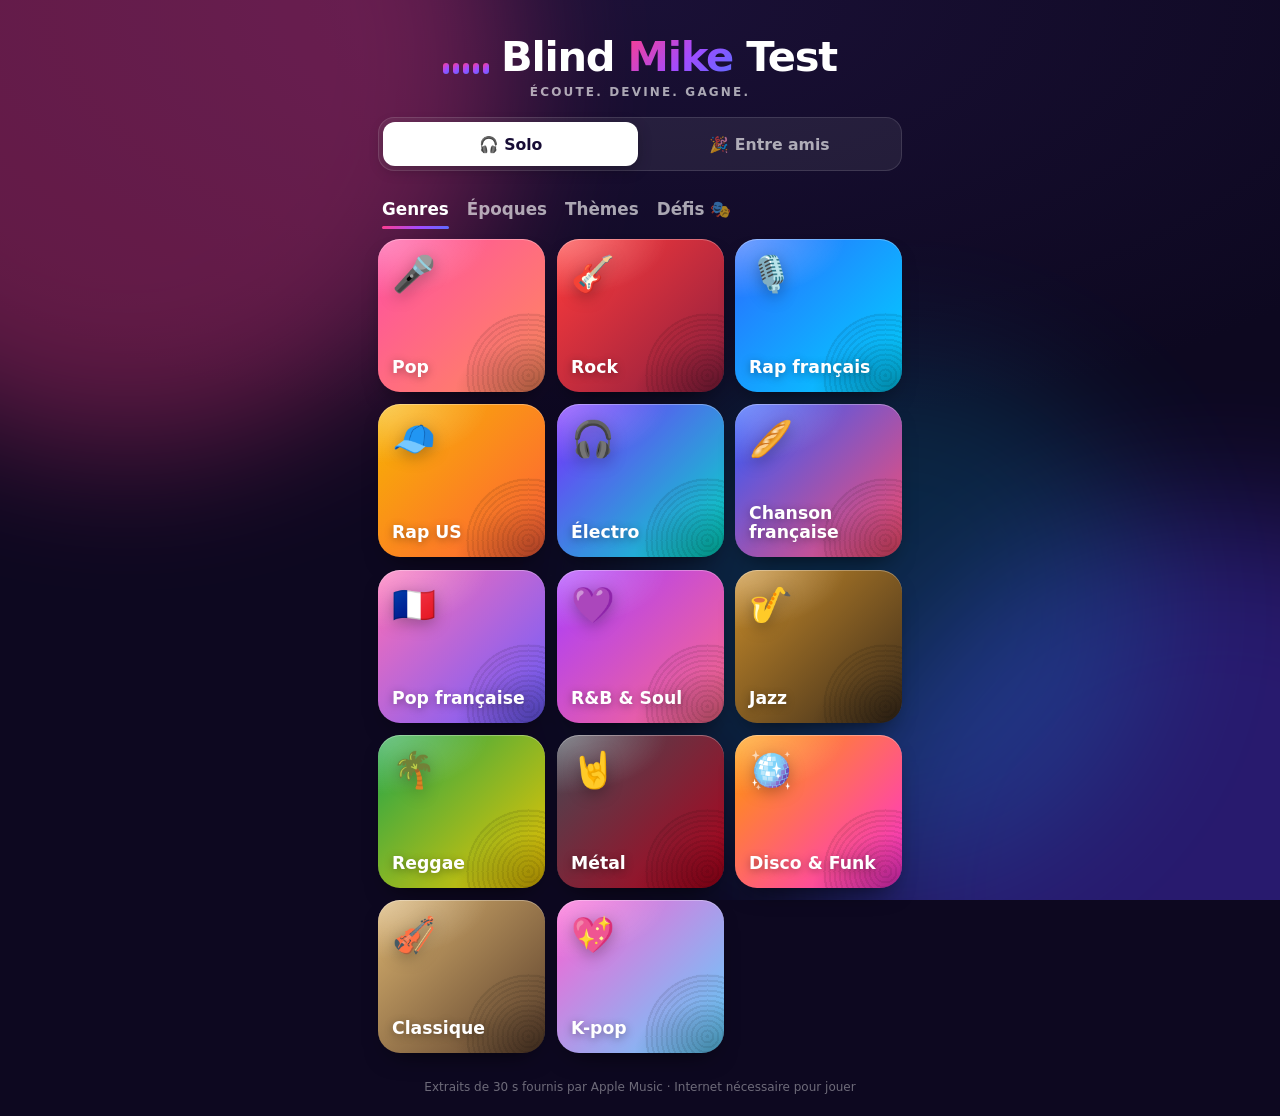
<file: index.html>
<!doctype html>
<html lang="fr">
<head>
  <meta charset="utf-8">
  <meta name="viewport" content="width=device-width, initial-scale=1, viewport-fit=cover">
  <title>Blind Mike Test</title>
  <meta name="description" content="Le blind test musical par genres, époques et thèmes.">
  <meta name="theme-color" content="#0d0820">
  <meta name="color-scheme" content="dark">
  <meta name="apple-mobile-web-app-capable" content="yes">
  <meta name="mobile-web-app-capable" content="yes">
  <meta name="apple-mobile-web-app-status-bar-style" content="black-translucent">
  <meta name="apple-mobile-web-app-title" content="Blind Mike Test">
  <meta name="format-detection" content="telephone=no">
  <link rel="manifest" href="manifest.webmanifest">
  <link rel="icon" href="icons/icon-192.png" type="image/png">
  <link rel="apple-touch-icon" href="icons/apple-touch-icon.png">
  <link rel="stylesheet" href="css/style.css">
</head>
<body>
  <div class="bg" aria-hidden="true"><span class="blob b1"></span><span class="blob b2"></span><span class="blob b3"></span></div>
  <main id="app" aria-live="polite"></main>
  <div id="sheet-root"></div>
  <div id="toast" role="status"></div>
  <noscript>Activez JavaScript pour jouer.</noscript>
  <script type="module" src="js/app.js"></script>
</body>
</html>
</file>
<file: css/style.css>
/* ═════════════ Blind Mike Test : thème sombre « soirée » ═════════════ */
:root {
  --bg: #0d0820;
  --bg2: #1a1036;
  --surface: rgba(255, 255, 255, 0.07);
  --surface-2: rgba(255, 255, 255, 0.12);
  --border: rgba(255, 255, 255, 0.12);
  --text: #ffffff;
  --muted: rgba(255, 255, 255, 0.64);
  --accent: #ff3d8b;
  --accent-2: #7b5cff;
  --accent-grad: linear-gradient(135deg, #ff3d8b 0%, #a24bff 55%, #5b6cff 100%);
  --ok: #2ee59d;
  --ko: #ff4f6d;
  --warn: #ffc24b;
  --p0: #ff4f8b; --p1: #4fc3ff; --p2: #ffd23f; --p3: #7cff6b; --p4: #b388ff; --p5: #ff9f43;
  --radius: 22px;
  --safe-t: env(safe-area-inset-top, 0px);
  --safe-b: env(safe-area-inset-bottom, 0px);
  color-scheme: dark;
}

* { box-sizing: border-box; -webkit-tap-highlight-color: transparent; }
html, body { margin: 0; min-height: 100%; }
body {
  background: var(--bg);
  color: var(--text);
  font-family: -apple-system, BlinkMacSystemFont, "SF Pro Rounded", "SF Pro Display", "Segoe UI", Roboto, system-ui, sans-serif;
  -webkit-font-smoothing: antialiased;
  overscroll-behavior-y: none;
  -webkit-user-select: none; user-select: none;
}
button, input { font: inherit; color: inherit; }
button { cursor: pointer; border: 0; background: none; touch-action: manipulation; }
input { -webkit-user-select: text; user-select: text; }
h1, h2, h3, p { margin: 0; }
[hidden] { display: none !important; }

/* Fond animé */
.bg { position: fixed; inset: 0; overflow: hidden; z-index: -1; background: radial-gradient(120% 80% at 50% 0%, var(--bg2) 0%, var(--bg) 60%); }
.blob { position: absolute; width: 60vmax; height: 60vmax; border-radius: 50%; filter: blur(70px); opacity: 0.35; animation: drift 22s ease-in-out infinite alternate; }
.b1 { background: #ff3d8b; top: -25vmax; left: -20vmax; }
.b2 { background: #5b3cff; bottom: -30vmax; right: -25vmax; animation-delay: -7s; }
.b3 { background: #00c6ff; top: 40%; left: 50%; width: 40vmax; height: 40vmax; opacity: 0.16; animation-delay: -14s; }
@keyframes drift { to { transform: translate(8vmax, 6vmax) scale(1.15); } }

.screen {
  max-width: 560px; margin: 0 auto; min-height: 100vh; min-height: 100dvh;
  padding: calc(var(--safe-t) + 14px) 18px calc(var(--safe-b) + 22px);
  display: flex; flex-direction: column;
  animation: enter 0.35s ease both;
}
.screen.center { justify-content: center; }
@keyframes enter { from { opacity: 0; transform: translateY(10px); } }

.muted { color: var(--muted); }
.small { font-size: 0.88rem; }
.center { text-align: center; }
.huge { font-size: 4.2rem; line-height: 1; }

/* ───────── Boutons ───────── */
.cta {
  display: flex; align-items: center; justify-content: center; gap: 6px;
  width: 100%; min-height: 56px; padding: 0 22px; border-radius: 18px;
  background: var(--accent-grad); color: #fff; font-weight: 700; font-size: 1.08rem; letter-spacing: 0.01em;
  box-shadow: 0 10px 30px -8px rgba(255, 61, 139, 0.6), inset 0 1px 0 rgba(255, 255, 255, 0.25);
  transition: transform 0.12s ease, filter 0.2s;
}
.cta:active { transform: scale(0.97); filter: brightness(1.1); }
.cta.small { width: auto; min-height: 52px; padding: 0 20px; }
.cta.danger { background: linear-gradient(135deg, #ff4f6d, #c2185b); box-shadow: 0 10px 30px -10px rgba(255, 79, 109, 0.7); }
.ghost {
  width: 100%; min-height: 50px; border-radius: 16px; color: var(--muted); font-weight: 600;
  background: var(--surface); border: 1px solid var(--border); margin-top: 10px;
}
.ghost:active { background: var(--surface-2); }
.icon-btn {
  width: 40px; height: 40px; flex: 0 0 40px; border-radius: 50%; display: grid; place-items: center;
  background: var(--surface); border: 1px solid var(--border); color: var(--muted); font-size: 0.95rem;
}
.icon-btn:active { transform: scale(0.92); }

/* ───────── Égaliseur ───────── */
.eq { display: inline-flex; align-items: flex-end; gap: 4px; height: 34px; }
.eq i { width: 6px; border-radius: 3px; background: var(--accent-grad); animation: bounce 0.9s ease-in-out infinite; height: 30%; }
.eq i:nth-child(2n) { animation-duration: 0.7s; animation-delay: -0.2s; }
.eq i:nth-child(3n) { animation-duration: 1.1s; animation-delay: -0.5s; }
.eq i:nth-child(5n) { animation-duration: 0.8s; animation-delay: -0.35s; }
@keyframes bounce { 0%, 100% { height: 18%; } 50% { height: 100%; } }
.eq.wide { height: 28px; gap: 5px; margin: 18px auto 6px; }
.eq.wide i { width: 5px; background: rgba(255, 255, 255, 0.85); }
.eq.calm i { animation-duration: 2.4s; opacity: 0.5; }

/* ═════════════ Accueil ═════════════ */
.hero { text-align: center; padding: 18px 0 18px; }
.logo { display: inline-flex; align-items: center; gap: 12px; }
.logo h1 { font-size: clamp(1.8rem, 8.6vw, 2.6rem); white-space: nowrap; font-weight: 900; letter-spacing: -0.03em; }
.logo h1 span {
  background: var(--accent-grad); -webkit-background-clip: text; background-clip: text; color: transparent;
}
.tagline { color: var(--muted); margin-top: 4px; letter-spacing: 0.18em; text-transform: uppercase; font-size: 0.75rem; font-weight: 600; }

.hint {
  display: flex; gap: 10px; align-items: center; margin-bottom: 14px; padding: 12px 14px; border-radius: 16px;
  background: rgba(79, 195, 255, 0.12); border: 1px solid rgba(79, 195, 255, 0.35); font-size: 0.9rem; line-height: 1.35;
}
.hint-x { color: var(--muted); padding: 4px 6px; }
.share-ico { display: inline-block; padding: 0 3px; border: 1px solid currentColor; border-radius: 4px; font-size: 0.75rem; }

.seg {
  display: flex; padding: 4px; border-radius: 16px; background: var(--surface); border: 1px solid var(--border); gap: 4px;
}
.seg button {
  flex: 1; min-height: 44px; border-radius: 12px; color: var(--muted); font-weight: 650; font-size: 0.98rem;
  transition: background 0.2s, color 0.2s;
}
.seg button.on { background: #fff; color: #170c35; box-shadow: 0 4px 14px rgba(0, 0, 0, 0.25); }
.seg.small button { min-height: 40px; font-size: 0.92rem; }
.seg.small button.on { background: var(--accent-grad); color: #fff; }

.tabs { display: flex; gap: 18px; margin: 22px 4px 14px; flex-wrap: wrap; }
.tabs button { padding: 6px 0; color: var(--muted); font-weight: 700; font-size: 1.05rem; position: relative; }
.tabs button.on { color: #fff; }
.tabs button.on::after {
  content: ""; position: absolute; left: 0; right: 0; bottom: -4px; height: 3px; border-radius: 3px; background: var(--accent-grad);
}

.grid { display: grid; grid-template-columns: repeat(2, 1fr); gap: 12px; }
@media (min-width: 480px) { .grid { grid-template-columns: repeat(3, 1fr); } }
.tile {
  position: relative; aspect-ratio: 1 / 0.92; border-radius: var(--radius); padding: 14px; text-align: left;
  background: var(--g); overflow: hidden; isolation: isolate;
  display: flex; flex-direction: column; justify-content: space-between;
  box-shadow: 0 12px 26px -14px rgba(0, 0, 0, 0.8), inset 0 1px 0 rgba(255, 255, 255, 0.3);
  transition: transform 0.15s ease;
  animation: pop 0.4s ease both;
}
.grid .tile:nth-child(2) { animation-delay: 0.03s; } .grid .tile:nth-child(3) { animation-delay: 0.06s; }
.grid .tile:nth-child(4) { animation-delay: 0.09s; } .grid .tile:nth-child(5) { animation-delay: 0.12s; }
.grid .tile:nth-child(6) { animation-delay: 0.15s; } .grid .tile:nth-child(n+7) { animation-delay: 0.18s; }
@keyframes pop { from { opacity: 0; transform: scale(0.92); } }
.tile::before { /* reflet */
  content: ""; position: absolute; inset: 0; z-index: -1;
  background: radial-gradient(120% 70% at 0% 0%, rgba(255, 255, 255, 0.35), transparent 55%),
              radial-gradient(90% 60% at 100% 100%, rgba(0, 0, 0, 0.35), transparent 60%);
}
.tile::after { /* disque décoratif */
  content: ""; position: absolute; right: -28%; bottom: -30%; width: 75%; aspect-ratio: 1; border-radius: 50%; z-index: -1;
  background: repeating-radial-gradient(circle, rgba(0, 0, 0, 0.18) 0 2px, rgba(0, 0, 0, 0.05) 2px 5px);
  opacity: 0.55;
}
.tile:active { transform: scale(0.95); }
.tile-emoji { font-size: 2.2rem; filter: drop-shadow(0 4px 8px rgba(0, 0, 0, 0.3)); }
.tile-name { font-weight: 800; font-size: 1.08rem; line-height: 1.15; text-shadow: 0 2px 8px rgba(0, 0, 0, 0.35); }
.tile-rec {
  position: absolute; top: 12px; right: 12px; font-size: 0.75rem; font-weight: 700; padding: 4px 8px; border-radius: 99px;
  background: rgba(0, 0, 0, 0.3); backdrop-filter: blur(6px); -webkit-backdrop-filter: blur(6px);
}
.foot { margin-top: auto; padding-top: 26px; text-align: center; font-size: 0.75rem; color: rgba(255, 255, 255, 0.4); }

/* ═════════════ Feuille de réglages ═════════════ */
#sheet-root .backdrop {
  position: fixed; inset: 0; background: rgba(5, 2, 15, 0.6); opacity: 0; transition: opacity 0.25s; z-index: 20;
  backdrop-filter: blur(4px); -webkit-backdrop-filter: blur(4px);
}
#sheet-root .sheet {
  position: fixed; left: 0; right: 0; bottom: 0; z-index: 21; margin: 0 auto; max-width: 560px;
  max-height: 92vh; max-height: 92dvh; overflow-y: auto; -webkit-overflow-scrolling: touch;
  background: linear-gradient(180deg, #1f1442, #140c2c); border: 1px solid var(--border); border-bottom: 0;
  border-radius: 28px 28px 0 0; padding: 10px 18px calc(var(--safe-b) + 18px);
  transform: translateY(105%); transition: transform 0.32s cubic-bezier(0.2, 0.9, 0.25, 1);
  box-shadow: 0 -20px 60px rgba(0, 0, 0, 0.5);
}
#sheet-root.open .backdrop { opacity: 1; }
#sheet-root.open .sheet { transform: none; }
.sheet.small { text-align: center; padding-top: 26px; }
.sheet.small h2 { margin-bottom: 6px; }
.sheet.small .cta { margin-top: 20px; }
.grabber { width: 40px; height: 5px; border-radius: 3px; background: rgba(255, 255, 255, 0.25); margin: 0 auto 12px; }
.sheet-head {
  display: flex; align-items: center; gap: 14px; padding: 14px; border-radius: 20px; background: var(--g); margin-bottom: 6px;
  box-shadow: inset 0 1px 0 rgba(255, 255, 255, 0.3);
}
.sheet-head div { flex: 1; }
.sheet-head h2 { font-size: 1.35rem; font-weight: 800; text-shadow: 0 2px 8px rgba(0, 0, 0, 0.3); }
.sheet-head p { font-size: 0.85rem; opacity: 0.85; }
.sheet-head .icon-btn { background: rgba(0, 0, 0, 0.25); color: #fff; border-color: rgba(255, 255, 255, 0.2); }
.sheet-body { padding: 4px 0 16px; }
.field { margin-top: 16px; }
.field > label { display: block; font-size: 0.8rem; font-weight: 700; color: var(--muted); text-transform: uppercase; letter-spacing: 0.08em; margin: 0 0 8px 4px; }
.help { color: var(--muted); font-size: 0.85rem; margin: 8px 4px 0; line-height: 1.35; }
.record { margin: 18px 4px 0; color: var(--muted); font-size: 0.95rem; }
.record b { color: var(--warn); }
.players { display: flex; flex-direction: column; gap: 8px; }
.player-row { display: flex; align-items: center; gap: 10px; }
.player-name {
  flex: 1; min-width: 0; height: 46px; border-radius: 14px; padding: 0 14px; font-size: 16px;
  background: var(--surface); border: 1px solid var(--border); outline: none;
}
.player-name:focus { border-color: var(--accent); background: var(--surface-2); }
.add-player { margin-top: 8px; color: #fff; }

.avatar {
  width: 38px; height: 38px; flex: 0 0 38px; border-radius: 50%; display: inline-grid; place-items: center;
  background: var(--c, var(--accent)); color: #12082a; font-weight: 900; font-size: 1rem;
  box-shadow: 0 0 0 3px rgba(255, 255, 255, 0.12);
}
.avatar.xl { width: 96px; height: 96px; font-size: 2.6rem; margin: 0 auto 14px; box-shadow: 0 0 0 8px rgba(255, 255, 255, 0.08), 0 20px 50px -10px var(--c); }
.dot { display: inline-block; width: 10px; height: 10px; border-radius: 50%; background: var(--c); margin-right: 6px; vertical-align: 1px; }

/* ═════════════ Barre du haut (partie) ═════════════ */
.topbar { display: flex; align-items: center; gap: 12px; }
.progress { flex: 1; height: 8px; border-radius: 99px; background: var(--surface-2); overflow: hidden; }
.progress i { display: block; height: 100%; border-radius: inherit; background: var(--accent-grad); transition: width 0.4s; }
.pill {
  padding: 8px 14px; border-radius: 99px; background: var(--surface); border: 1px solid var(--border);
  font-size: 0.92rem; white-space: nowrap; max-width: 46vw; overflow: hidden; text-overflow: ellipsis;
}
.pill b { font-variant-numeric: tabular-nums; }

/* ═════════════ Chargement / intro / erreurs ═════════════ */
.loading, .error-card { text-align: center; display: flex; flex-direction: column; align-items: center; gap: 10px; }
.loading .disc { margin-bottom: 24px; }
.loading .ghost { max-width: 220px; margin-top: 26px; }
.error-card p { color: var(--muted); line-height: 1.45; margin-bottom: 18px; max-width: 360px; }
.error-card .cta { max-width: 320px; }
.error-card .ghost { max-width: 320px; }

.intro-card {
  margin: auto 0; text-align: center; padding: 34px 22px 22px; border-radius: 30px;
  background: linear-gradient(180deg, rgba(255, 255, 255, 0.09), rgba(255, 255, 255, 0.03)); border: 1px solid var(--border);
  position: relative; overflow: hidden;
}
.intro-card::before {
  content: ""; position: absolute; inset: -40% -40% auto; height: 70%; background: var(--g); filter: blur(60px); opacity: 0.45; z-index: -1;
}
.intro-card h2 { font-size: 1.7rem; font-weight: 850; margin: 8px 0 6px; }
.intro-card .huge { margin-bottom: 6px; }
.intro-card .cta { margin-top: 26px; }
.intro-card .small { margin-top: 10px; }
.hl { background: var(--accent-grad); -webkit-background-clip: text; background-clip: text; color: transparent; }
.chips { display: flex; flex-wrap: wrap; justify-content: center; gap: 8px; margin-top: 16px; }
.chip { padding: 7px 12px; border-radius: 99px; background: var(--surface); border: 1px solid var(--border); font-size: 0.9rem; }

/* ═════════════ Vinyle ═════════════ */
.disc {
  position: relative; width: 220px; height: 220px; border-radius: 50%;
  background:
    radial-gradient(circle, transparent 0 33%, rgba(255, 255, 255, 0.0) 33%),
    conic-gradient(from 30deg, rgba(255, 255, 255, 0.0), rgba(255, 255, 255, 0.16) 12%, rgba(255, 255, 255, 0) 25%, rgba(255, 255, 255, 0) 50%, rgba(255, 255, 255, 0.14) 62%, rgba(255, 255, 255, 0) 75%),
    repeating-radial-gradient(circle, #111 0 1.5px, #1d1d22 1.5px 3.5px);
  box-shadow: 0 25px 60px -15px rgba(0, 0, 0, 0.8), 0 0 0 6px rgba(255, 255, 255, 0.04);
}
.disc.big { width: 170px; height: 170px; }
.disc-label {
  position: absolute; inset: 33%; border-radius: 50%; background: var(--g); display: grid; place-items: center;
  box-shadow: inset 0 0 0 2px rgba(255, 255, 255, 0.25);
}
.disc-label span { font-size: 2rem; }
.disc-label::after { content: ""; position: absolute; width: 10px; height: 10px; border-radius: 50%; background: var(--bg); }
.disc.spinning { animation: spin 2.6s linear infinite; }
.disc.spinning .disc-label span { animation: spin 2.6s linear infinite reverse; }
@keyframes spin { to { transform: rotate(360deg); } }

/* ═════════════ Manche ═════════════ */
.stage { text-align: center; padding-top: 18px; }
.disc-wrap { position: relative; width: 256px; height: 256px; margin: 6px auto 0; display: grid; place-items: center; }
.ring { position: absolute; inset: 0; transform: rotate(-90deg); }
.ring circle { fill: none; stroke-width: 5; }
.ring-bg { stroke: rgba(255, 255, 255, 0.08); }
.ring-fg { stroke: #fff; stroke-linecap: round; stroke-dasharray: 100; stroke-dashoffset: 0; }
.disc-wrap.urgent .ring-fg { stroke: var(--ko); }
.disc-wrap.urgent .time { background: var(--ko); animation: beat 1s ease-in-out infinite; }
@keyframes beat { 50% { transform: translateX(-50%) scale(1.12); } }
.disc-wrap.revealed .ring, .disc-wrap.revealed .time { opacity: 0; transition: opacity 0.3s; }
.time {
  position: absolute; bottom: -4px; left: 50%; transform: translateX(-50%);
  min-width: 54px; padding: 6px 12px; border-radius: 99px; background: #fff; color: #170c35;
  font-weight: 900; font-size: 1.2rem; font-variant-numeric: tabular-nums;
  box-shadow: 0 8px 20px rgba(0, 0, 0, 0.35);
}
.round-num { color: var(--muted); font-size: 0.9rem; font-weight: 600; }
.prompt { font-size: 1.55rem; font-weight: 850; margin-top: 6px; letter-spacing: -0.01em; }

.cover-wrap { width: 230px; height: 230px; perspective: 800px; }
.cover {
  width: 100%; height: 100%; border-radius: 22px; object-fit: cover; background: var(--g);
  box-shadow: 0 30px 60px -15px rgba(0, 0, 0, 0.8), 0 0 0 1px rgba(255, 255, 255, 0.1);
  animation: flip 0.6s cubic-bezier(0.2, 0.9, 0.3, 1.2) both;
}
@keyframes flip { from { transform: rotateY(90deg) scale(0.8); opacity: 0; } }

.answers { margin-top: 22px; }
.choices { display: flex; flex-direction: column; gap: 10px; }
.choice {
  min-height: 58px; padding: 12px 18px; border-radius: 18px; text-align: left; font-weight: 650; font-size: 1.04rem; line-height: 1.25;
  background: var(--surface); border: 1px solid var(--border);
  backdrop-filter: blur(10px); -webkit-backdrop-filter: blur(10px);
  transition: transform 0.12s, background 0.25s, opacity 0.25s, border-color 0.25s;
  animation: rise 0.35s ease both; animation-delay: var(--d);
}
@keyframes rise { from { opacity: 0; transform: translateY(12px); } }
.choice:active { transform: scale(0.98); background: var(--surface-2); }
.choice.right { background: rgba(46, 229, 157, 0.22); border-color: var(--ok); box-shadow: 0 0 24px -4px rgba(46, 229, 157, 0.6); animation: none; }
.choice.right::after { content: "✓"; float: right; color: var(--ok); font-weight: 900; }
.choice.wrong { background: rgba(255, 79, 109, 0.2); border-color: var(--ko); animation: shake 0.4s ease; }
.choice.wrong::after { content: "✗"; float: right; color: var(--ko); font-weight: 900; }
.choice.dim { opacity: 0.35; }
.choice:disabled { cursor: default; }
@keyframes shake { 20%, 60% { transform: translateX(-7px); } 40%, 80% { transform: translateX(7px); } }

.typed { display: flex; gap: 10px; }
.typed input {
  flex: 1; min-width: 0; height: 56px; border-radius: 18px; padding: 0 18px; font-size: 17px;
  background: var(--surface); border: 1px solid var(--border); outline: none;
}
.typed input:focus { border-color: var(--accent); box-shadow: 0 0 0 4px rgba(255, 61, 139, 0.2); }

.tap-play { position: fixed; inset: auto 18px calc(var(--safe-b) + 24px); max-width: 520px; margin: 0 auto; z-index: 5; }

/* Révélation */
.reveal { text-align: center; animation: enter 0.35s ease both; }
.verdict {
  display: inline-flex; align-items: center; gap: 10px; padding: 10px 18px; border-radius: 99px; font-weight: 800; font-size: 1.05rem;
}
.verdict.ok { background: rgba(46, 229, 157, 0.16); color: var(--ok); }
.verdict.ko { background: rgba(255, 79, 109, 0.16); color: var(--ko); }
.verdict.warn { background: rgba(255, 194, 75, 0.16); color: var(--warn); font-size: 0.95rem; }
.verdict .pts { background: var(--ok); color: #06261a; padding: 3px 10px; border-radius: 99px; animation: bump 0.5s ease; }
.verdict .said { color: var(--muted); font-weight: 600; }
@keyframes bump { 40% { transform: scale(1.3); } }
.streak { margin-top: 8px; color: var(--warn); font-weight: 700; font-size: 0.92rem; }
.track-info { margin: 14px 0 18px; }
.track-info h3 { font-size: 1.35rem; font-weight: 850; line-height: 1.2; }
.track-info .artist { color: #fff; opacity: 0.85; font-size: 1.05rem; margin-top: 4px; }
.track-info .small { margin-top: 4px; }
.work-line { font-size: 0.8rem; font-weight: 800; letter-spacing: 0.12em; text-transform: uppercase; color: var(--warn); margin-bottom: 6px; }
.who { font-weight: 700; margin-bottom: 10px; }
.winners { display: grid; grid-template-columns: repeat(2, 1fr); gap: 8px; margin-bottom: 16px; }
.winner {
  display: flex; align-items: center; gap: 10px; padding: 8px 12px; border-radius: 16px; min-height: 54px; text-align: left; font-weight: 700;
  background: var(--surface); border: 1px solid var(--border); transition: all 0.2s;
}
.winner .avatar { width: 32px; height: 32px; flex-basis: 32px; font-size: 0.9rem; }
.winner.on { border-color: var(--c); background: color-mix(in srgb, var(--c) 25%, transparent); box-shadow: 0 0 18px -4px var(--c); }
.winner.on::after { content: "+1"; margin-left: auto; color: var(--c); font-weight: 900; }

/* ═════════════ Résultats ═════════════ */
.results { text-align: center; padding-top: 22px; position: relative; }
.results::before {
  content: ""; position: absolute; inset: -60px -40px auto; height: 260px; background: var(--g); filter: blur(80px); opacity: 0.35; z-index: -1;
}
.mood { font-size: 1.9rem; font-weight: 900; margin: 6px 0 14px; }
.big-score span {
  display: block; font-size: 4.6rem; font-weight: 900; line-height: 1; letter-spacing: -0.04em; font-variant-numeric: tabular-nums;
  background: linear-gradient(180deg, #fff, #ffc2e0); -webkit-background-clip: text; background-clip: text; color: transparent;
}
.big-score small { color: var(--muted); text-transform: uppercase; letter-spacing: 0.2em; font-size: 0.75rem; font-weight: 700; }
.badge-record {
  display: inline-block; margin-top: 12px; padding: 8px 16px; border-radius: 99px; font-weight: 800;
  background: linear-gradient(135deg, #ffd23f, #ff9f43); color: #3a1d00; animation: bump 0.6s ease 0.3s both;
}
.stats { display: grid; grid-template-columns: 1fr 1fr; gap: 10px; margin: 20px 0 6px; }
.stats div { padding: 14px; border-radius: 18px; background: var(--surface); border: 1px solid var(--border); }
.stats b { display: block; font-size: 1.5rem; font-weight: 900; }
.stats span { color: var(--muted); font-size: 0.82rem; }
.podium { list-style: none; padding: 0; margin: 0 0 6px; display: flex; flex-direction: column; gap: 8px; }
.rank {
  display: flex; align-items: center; gap: 12px; padding: 10px 14px; border-radius: 18px; text-align: left;
  background: var(--surface); border: 1px solid var(--border); animation: rise 0.4s ease both;
}
.rank.r1 { background: linear-gradient(135deg, rgba(255, 210, 63, 0.22), rgba(255, 255, 255, 0.05)); border-color: rgba(255, 210, 63, 0.5); padding: 14px; }
.rank:nth-child(2) { animation-delay: 0.08s; } .rank:nth-child(3) { animation-delay: 0.16s; } .rank:nth-child(n+4) { animation-delay: 0.24s; }
.place { width: 30px; font-size: 1.4rem; text-align: center; font-weight: 800; color: var(--muted); }
.pname { flex: 1; font-weight: 750; overflow: hidden; text-overflow: ellipsis; white-space: nowrap; }
.pscore { font-weight: 900; font-size: 1.2rem; font-variant-numeric: tabular-nums; }
.pscore small { font-size: 0.75rem; color: var(--muted); font-weight: 600; }
.actions { margin: 22px 0 8px; }
.recap-title { text-align: left; font-size: 0.8rem; font-weight: 800; color: var(--muted); text-transform: uppercase; letter-spacing: 0.1em; margin: 24px 4px 10px; }
.recap { list-style: none; padding: 0; margin: 0; display: flex; flex-direction: column; gap: 8px; }
.recap-row {
  display: flex; align-items: center; gap: 12px; padding: 8px 10px 8px 8px; border-radius: 16px; text-align: left;
  background: var(--surface); border: 1px solid transparent; transition: border-color 0.2s, background 0.2s;
}
.recap-row.playing { border-color: var(--accent); background: rgba(255, 61, 139, 0.1); }
.recap-play { position: relative; width: 52px; height: 52px; flex: 0 0 52px; border-radius: 12px; overflow: hidden; background: var(--surface-2); }
.recap-play img { width: 100%; height: 100%; object-fit: cover; display: block; }
.play-ico { position: absolute; inset: 0; display: grid; place-items: center; background: rgba(0, 0, 0, 0.35); font-size: 1rem; }
.recap-row.playing .play-ico::before { content: "❚❚"; font-size: 0.8rem; }
.recap-row.playing .play-ico { font-size: 0; }
.recap-text { flex: 1; min-width: 0; display: flex; flex-direction: column; }
.recap-text b, .recap-text span { overflow: hidden; text-overflow: ellipsis; white-space: nowrap; }
.recap-text b { font-size: 0.98rem; }
.recap-text span { color: var(--muted); font-size: 0.85rem; }
.mark { font-weight: 900; font-size: 1.1rem; min-width: 22px; text-align: center; color: var(--muted); }
.mark.ok { color: var(--ok); } .mark.ko { color: var(--ko); }
.mark .dot { margin: 0 1px; }
.am { width: 34px; height: 34px; border-radius: 50%; display: grid; place-items: center; color: var(--muted); text-decoration: none; background: var(--surface); }

/* ═════════════ Divers ═════════════ */
#toast {
  position: fixed; left: 50%; bottom: calc(var(--safe-b) + 24px); transform: translate(-50%, 30px); opacity: 0; pointer-events: none;
  padding: 12px 18px; border-radius: 16px; background: #fff; color: #170c35; font-weight: 650; z-index: 40; max-width: calc(100% - 36px);
  box-shadow: 0 12px 40px rgba(0, 0, 0, 0.4); transition: all 0.3s ease; text-align: center;
}
#toast.show { opacity: 1; transform: translate(-50%, 0); }
.confetti { position: fixed; inset: 0; pointer-events: none; z-index: 30; overflow: hidden; }
.confetti i { position: absolute; top: -20px; width: 9px; height: 14px; border-radius: 2px; animation: fall linear forwards; }
@keyframes fall { to { transform: translate(var(--x), 110vh) rotate(var(--r)); } }

@media (max-height: 700px) {
  .disc-wrap { width: 210px; height: 210px; }
  .disc { width: 180px; height: 180px; }
  .cover-wrap { width: 190px; height: 190px; }
  .stage { padding-top: 8px; }
  .prompt { font-size: 1.35rem; }
}
@media (prefers-reduced-motion: reduce) {
  *, *::before, *::after { animation-duration: 0.01ms !important; animation-iteration-count: 1 !important; transition-duration: 0.01ms !important; }
}

/* Mode difficile */
.hard-badge { display: inline-block; margin: 4px 0 0; padding: 5px 12px; border-radius: 999px; font-size: 14px; font-weight: 700;
  background: rgba(255, 94, 58, 0.18); color: #ffb39e; }
.eq.muted-eq i { animation: none; height: 12%; opacity: 0.35; }
.clip-over { position: absolute; left: 50%; top: -8px; transform: translateX(-50%); white-space: nowrap; padding: 6px 12px;
  border-radius: 999px; background: rgba(13, 8, 32, 0.85); border: 1px solid rgba(255, 255, 255, 0.15); font-size: 14px; font-weight: 600;
  animation: pop-in 0.25s ease-out; }
@keyframes pop-in { from { opacity: 0; transform: translate(-50%, 6px); } to { opacity: 1; transform: translate(-50%, 0); } }

/* Défis */
.tab-intro { color: var(--muted); font-size: 0.92rem; margin: -4px 4px 14px; line-height: 1.4; }
.sheet-desc { margin: 14px 4px 0; line-height: 1.4; color: var(--text); font-size: 0.98rem; }
.select {
  width: 100%; min-height: 50px; padding: 0 14px; border-radius: 14px; font: inherit; font-size: 1rem; font-weight: 600;
  color: var(--text); background: var(--surface); border: 1px solid var(--border); -webkit-appearance: none; appearance: none;
  background-image: linear-gradient(45deg, transparent 50%, rgba(255,255,255,.7) 50%), linear-gradient(135deg, rgba(255,255,255,.7) 50%, transparent 50%);
  background-position: calc(100% - 20px) 22px, calc(100% - 14px) 22px; background-size: 6px 6px; background-repeat: no-repeat;
}
.select option, .select optgroup { color: #000; }
.fx-badge {
  display: inline-block; margin: 0 auto 4px; padding: 6px 14px; border-radius: 999px; font-weight: 700; font-size: 0.95rem;
  background: rgba(255, 255, 255, 0.12); border: 1px solid rgba(255, 255, 255, 0.18);
}
.stage.compact .disc-wrap { transform: scale(0.56); margin: -52px auto -52px; }
.stage.compact .eq.wide { margin: 8px auto 2px; height: 18px; }
.lyric-card {
  margin: 12px 0 4px; padding: 14px 16px; border-radius: 18px; text-align: left;
  background: rgba(255, 255, 255, 0.08); border: 1px solid var(--border);
}
.lyric-song { color: var(--muted); font-size: 0.82rem; font-weight: 600; margin: 0 0 8px; }
.lyric-before { color: var(--muted); font-size: 1rem; margin: 0 0 4px; font-style: italic; line-height: 1.35; }
.lyric-line { font-size: 1.18rem; font-weight: 700; margin: 0; line-height: 1.4; }
.lyric-line .blank { color: var(--accent); letter-spacing: 0.06em; }
.lyric-line mark { background: var(--ok); color: #06281a; padding: 0 6px; border-radius: 6px; }
</file>
